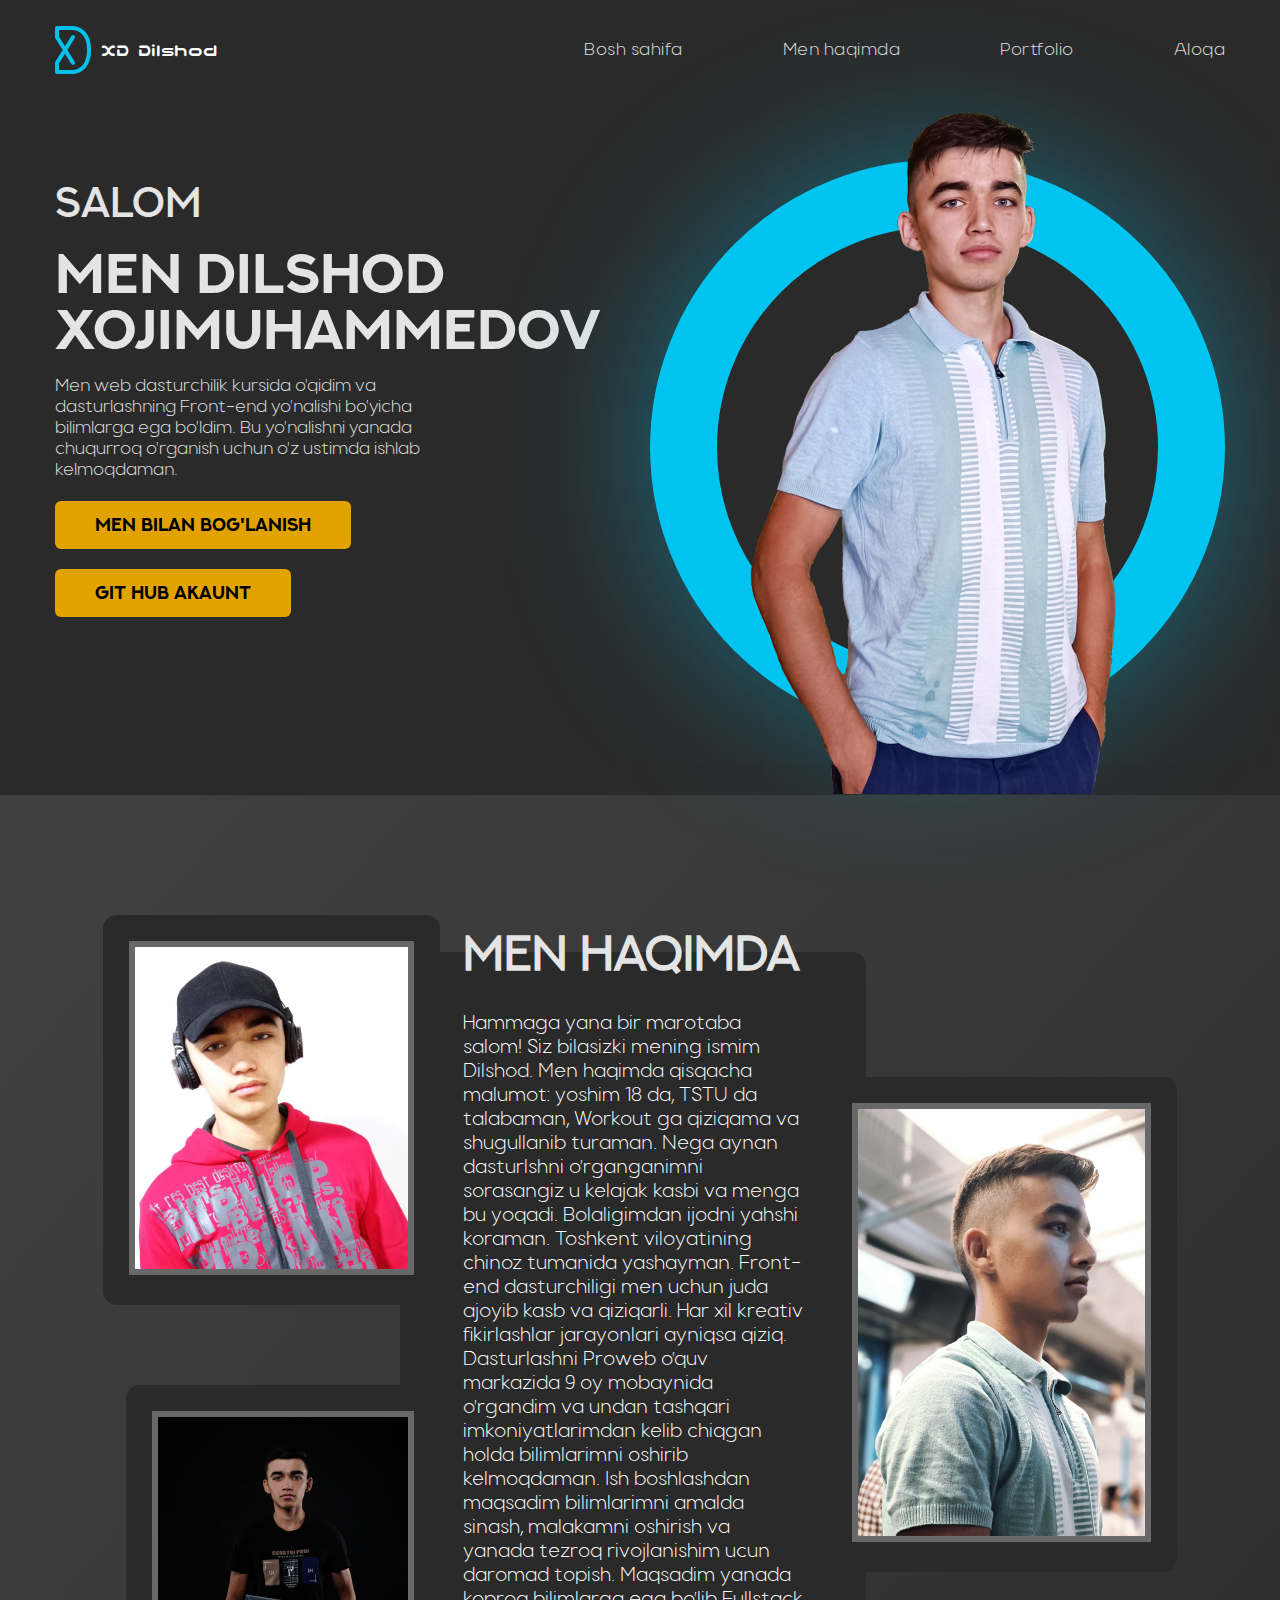
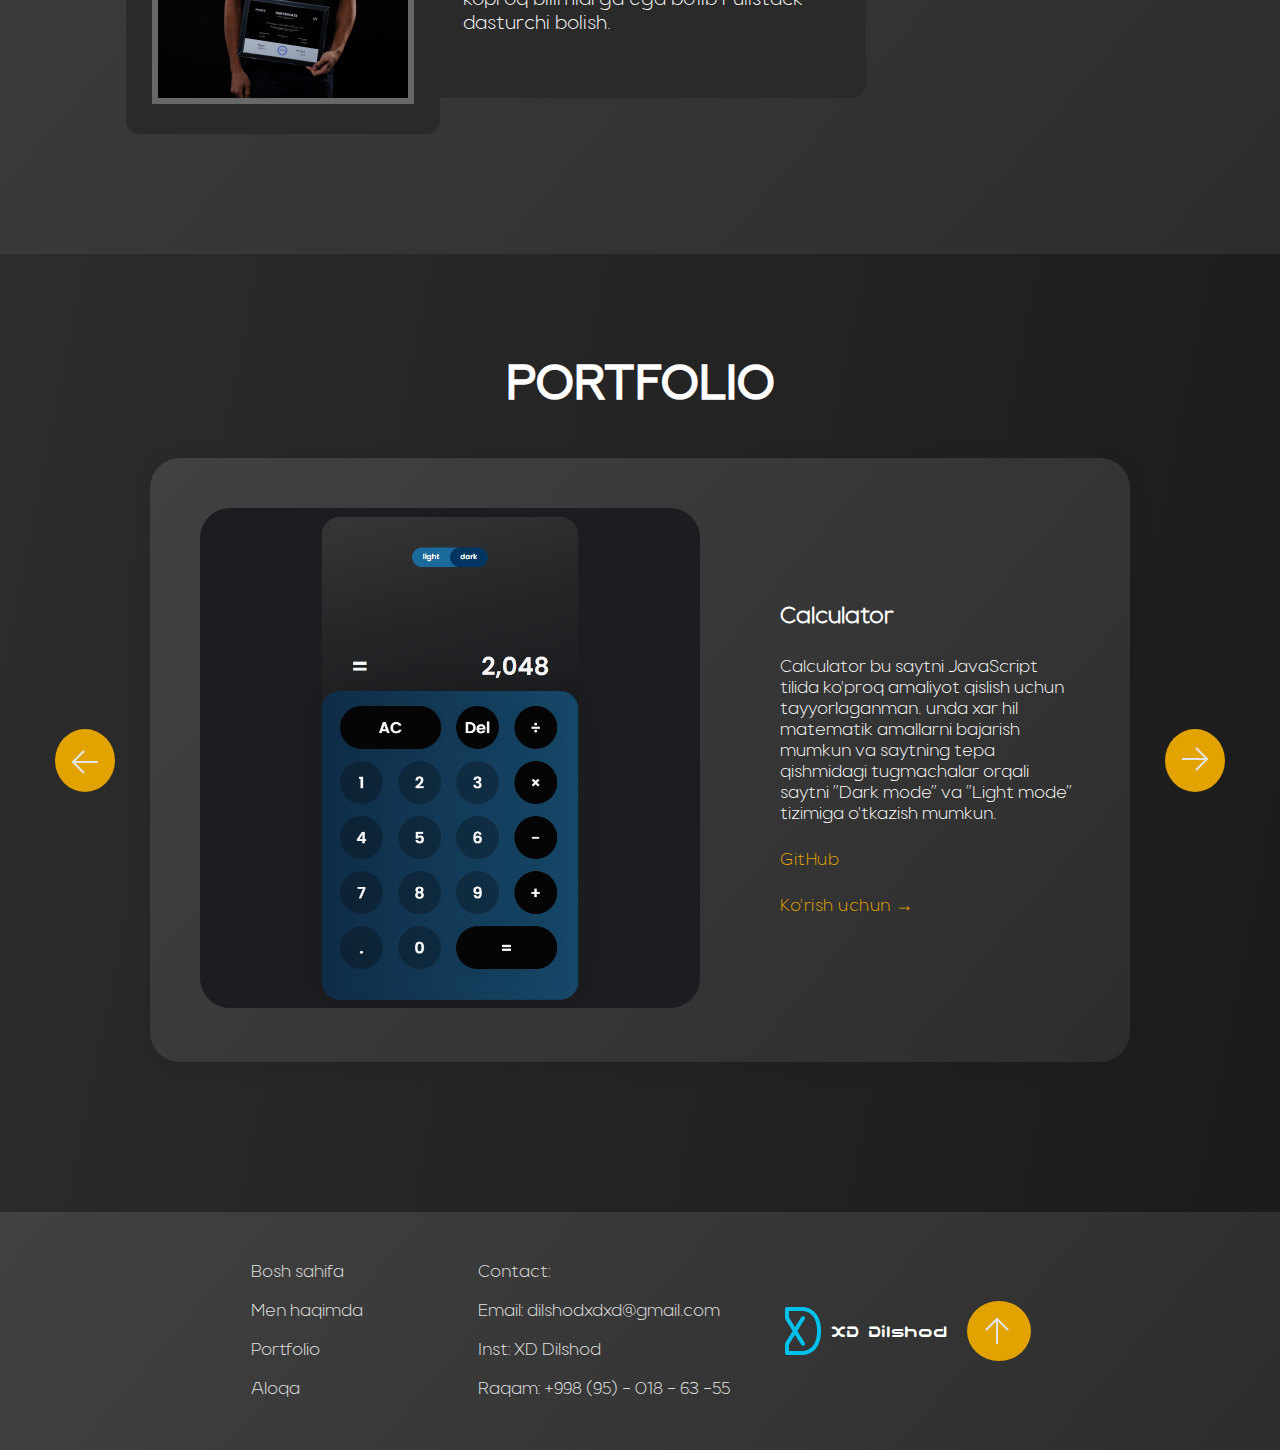
<file: index.html>
<!DOCTYPE html>
<html lang="en">

<head>
    <meta charset="UTF-8">
    <meta http-equiv="X-UA-Compatible" content="IE=edge">
    <meta name="viewport" content="width=device-width, initial-scale=1.0">
    <title>Portfolio</title>
    <link rel="icon" href="./img/XD.png">
    <link rel="stylesheet" href="./style/style.css">
    <link rel="stylesheet" href="./style/media.css">
</head>

<body>
    <header id="header">
        <div class="header__top">
            <div class="container">
                <div class="header__top-inner">
                    <a href="#header" class="logo">
                        <img src="./img/XD.png" alt="">
                        <p>XD Dilshod</p>
                    </a>
                    <nav class="nav">
                        <ul class="nav__list">
                            <li class="nav__item"><a class="nav__link" href="#header">Bosh sahifa</a></li>
                            <li class="nav__item"><a class="nav__link" href="#about">Men haqimda</a></li>
                            <li class="nav__item"><a class="nav__link" href="#portfolio">Portfolio</a></li>
                            <li class="nav__item"><a class="nav__link" href="./contact.html">Aloqa</a></li>
                        </ul>
                    </nav>
                </div>
            </div>
        </div>
        <div class="header__bottom">
            <div class="container">
                <div class="header__bottom-inner">
                    <div class="header__bottom-left">
                        <h1 class="header__bottom-title">Salom</h1>
                        <p class="header__bottom-subtittle">Men Dilshod Xojimuhammedov</p>
                        <p class="header__bottom-text">Men web dasturchilik kursida o'qidim va dasturlashning Front-end
                            yo'nalishi bo'yicha bilimlarga ega bo'ldim. Bu yo'nalishni yanada chuqurroq o'rganish uchun
                            o'z ustimda ishlab kelmoqdaman.</p>
                        <a href="./contact.html" class="header__bottom-contact">Men bilan bog'lanish</a>
                        <a href="https://github.com/DilshodXD" class="header__bottom-contact">Git hub akaunt</a>
                    </div>
                    <div class="header__bottom-right">
                        <div class="header__bottom-round">
                            <div class="round__img">
                                <img class="round__img-top" src="img/gl-top.png" alt="">
                                <img class="round__img-bottom" src="img/gl-bottom.png" alt="">
                            </div>
                            <div class="round round2">css</div>
                            <div class="round round3">js</div>
                            <div class="round round4">html</div>
                            <div class="round round5">vue</div>
                            <div class="round round6">git</div>
                            <div class="round round7">sass</div>
                        </div>
                    </div>
                </div>
            </div>
        </div>
    </header>
    <main>
        <section class="about" id="about">
            <div class="container">
                <div class="about__inner">
                    <div class="about__content">
                        <div class="about__content-left">
                            <div class="about__content-img">
                                <img src="./img/about1.jpg" alt="" class="content__img">
                            </div>
                            <div class="about__content-img">
                                <img src="./img/about2.jpg" alt="" class="content__img">
                            </div>
                        </div>
                        <div class="about__content-middle">
                            <div class="about__content-text">
                                <h2 class="about__content-title">Men haqimda</h2>
                                <p class="about__content-subtitle">Hammaga yana bir marotaba salom! Siz bilasizki mening
                                    ismim Dilshod. Men haqimda qisqacha malumot: yoshim 18 da, TSTU da talabaman,
                                    Workout ga qiziqama va shugullanib turaman. Nega aynan dasturlshni o'rganganimni
                                    sorasangiz u kelajak kasbi va menga bu yoqadi. Bolaligimdan ijodni yahshi koraman.
                                    Toshkent viloyatining chinoz tumanida yashayman. Front-end dasturchiligi men uchun
                                    juda ajoyib kasb va qiziqarli. Har xil kreativ fikirlashlar jarayonlari ayniqsa
                                    qiziq. Dasturlashni Proweb o'quv markazida 9 oy mobaynida o'rgandim va undan
                                    tashqari imkoniyatlarimdan kelib chiqgan holda bilimlarimni oshirib kelmoqdaman. Ish
                                    boshlashdan maqsadim bilimlarimni amalda sinash, malakamni oshirish va yanada tezroq
                                    rivojlanishim ucun daromad topish. Maqsadim yanada koproq bilimlarga ega bo'lib
                                    Fullstack dasturchi bolish.</p>
                            </div>
                        </div>
                        <div class="about__content-right">
                            <div class="about__content-img">
                                <img src="./img/about3.jpg" alt="" class="content__img">
                            </div>
                        </div>
                    </div>
                </div>
            </div>
        </section>
        <section class="portfolio" id="portfolio">
            <div class="container">
                <div class="portfolio__inner">
                    <h2 class="portfolio__title">Portfolio</h2>
                    <div class="portfolio__corausel">
                        <button class="portfolio__corausel-btn" id="prev">
                            <img src="./img/next.png" alt="">
                        </button>
                        <div class="portfolio__corausel-content">
                            <div class="corausel__left">
                                <a id="img-link" href="https://calculator-xd.netlify.app/">
                                    <img id="img" src="./img/kalk.png" alt="" class="corausel__left-img">
                                </a>
                            </div>
                            <div class="corausel__right">
                                <h3 id="title" class="corausel__right-title">Calculator</h3>
                                <p id="text" class="corausel__right-text">Calculator bu saytni JavaScript tilida ko'proq
                                    amaliyot qislish uchun tayyorlaganman. unda xar hil matematik amallarni bajarish
                                    mumkun va saytning tepa qishmidagi tugmachalar orqali saytni "Dark mode" va "Light
                                    mode" tizimiga o'tkazish mumkun.</p>
                                <a id="github" href="https://github.com/DilshodXD/BrightLights"
                                    class="corausel__right-link">GitHub</a>
                                <a id="link" href="https://brightlights-xd.netlify.app/" class="corausel__right-link">Ko'rish
                                    uchun →</a>
                            </div>
                        </div>
                        <button class="portfolio__corausel-btn" id="next">
                            <img src="./img/next.png" alt="">
                        </button>
                    </div>
                </div>
            </div>
        </section>
    </main>
    <footer>
        <div class="footer">
            <div class="container">
                <div class="footer__inner">
                    <div class="footer__links">
                        <a href="#header" class="footer__text">Bosh sahifa</a>
                        <a href="#about" class="footer__text">Men haqimda</a>
                        <a href="#portfolio" class="footer__text">Portfolio</a>
                        <a href="#contact" class="footer__text">Aloqa</a>
                    </div>
                    <div class="footer__contact">
                        <p class="footer__text-immutable">Contact:</p>
                        <p class="footer__text-immutable">Email: <a href="mailto:dilshodxdxd@gmail.com"
                                class="footer__text">dilshodxdxd@gmail.com</a></p>
                        <p class="footer__text-immutable">Inst: <a href="#header" class="footer__text">XD Dilshod</a>
                        </p>
                        <p class="footer__text-immutable">Raqam: <a href="tel:+998950186355" class="footer__text">+998
                                (95) - 018 - 63 -55</a> </p>
                    </div>
                    <div class="footer__contant">
                        <a href="#header" class="logo">
                            <img src="./img/XD.png" alt="">
                            <p>XD Dilshod</p>
                        </a>
                        <a href="#header" class="portfolio__corausel-btn" id="swipe">
                            <img src="./img/next.png" alt="">
                        </a>
                    </div>
                </div>
            </div>
        </div>
    </footer>


    <script src="./js/scriop.js"></script>
    <script src="./js/media.js"></script>
</body>

</html>
</file>
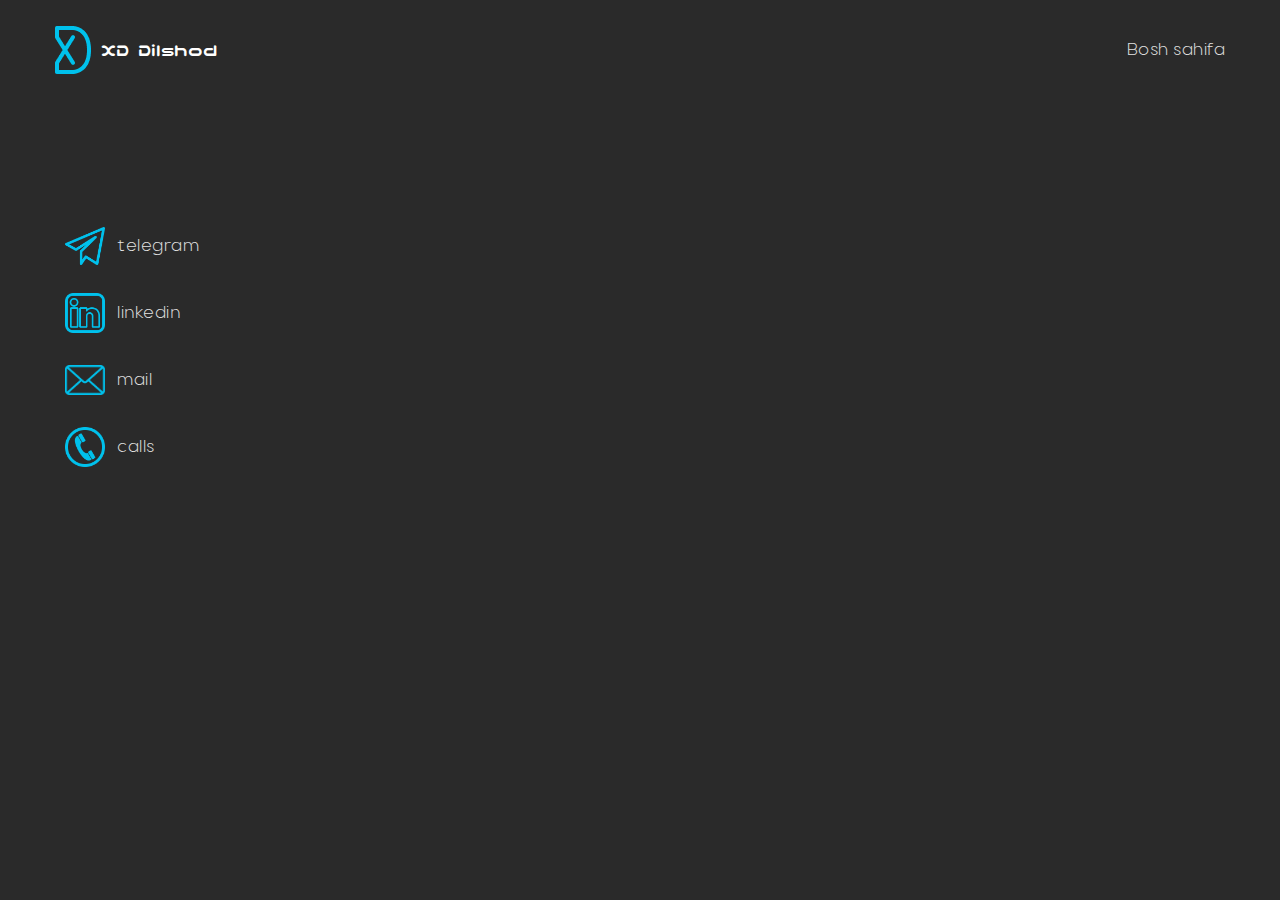
<file: contact.html>
<!DOCTYPE html>
<html lang="en">

<head>
    <meta charset="UTF-8">
    <meta http-equiv="X-UA-Compatible" content="IE=edge">
    <meta name="viewport" content="width=device-width, initial-scale=1.0">
    <title>Contact</title>
    <link rel="stylesheet" href="./style/style.css">
    <link rel="icon" href="./img/XD.png">
</head>

<body class="contact-all">

    <header>
        <div class="header__top">
            <div class="container">
                <div class="header__top-inner">
                    <a href="./index.html" class="logo">
                        <img src="./img/XD.png" alt="">
                        <p>XD Dilshod</p>
                    </a>
                    <nav class="nav">
                        <ul class="nav__list">
                            <li class="nav__item"><a class="nav__link" href="./index.html">Bosh sahifa</a></li>
                        </ul>
                    </nav>
                </div>
            </div>
        </div>
    </header>
    <main>
        <section class="contact">
            <div class="container">
                <div class="contact__inner">
                    <a href="https://t.me/DilshodXD" class="contact-link telegram">
                        <img src="./img/telegram.png" alt="" class="contact-img">
                        <p class="contact-title">telegram</p>
                    </a>
                    <a href="https://www.linkedin.com/in/dilshod-xojimuhammedov-843b00250/" class="contact-link linkedin">
                        <img src="./img/linkedin.png" alt="" class="contact-img">
                        <p class="contact-title">linkedin</p>
                    </a>
                    <a href="mailto:dilshodxdxd@gmail.com" class="contact-link email">
                        <img src="./img/mail.png" alt="" class="contact-img">
                        <p class="contact-title">mail</p>
                    </a>
                    <a href="tel:+998-95-018-63-55" class="contact-link calls">
                        <img src="./img/calls.png" alt="" class="contact-img">
                        <p class="contact-title">calls</p>
                    </a>
                </div>
            </div>
        </section>
    </main>
</body>

</html>
</file>
<file: style/style.css>
@import url(fonts.css);

:root {
    --white: #fff;
    --cream: #E4E4E4;
    --black: #000;
    --dark: #2A2A2A;
    --gray: #2C2C2C;
    --yellow: #E2A300;
    --blue: #00C4F0;

    --pro: "ArodoraPro-Light";
    --nb: "NEXT_ART_Bold";
    --nr: "NEXT_ART_Regular";
    --ns: "NEXT_ART_SemiBold";
    --moji: "NicoMoji-Regular";
}

* {
    padding: 0;
    margin: 0;
    box-sizing: border-box;
}

.container {
    margin: 0 auto;
    padding: 0 15px;
    max-width: 1200px;
    width: 100%;
}

ul {
    list-style: none;
}

a {
    text-decoration: none;
}

/* ================================================================= */

header {
    background-color: var(--dark);
}

.header__top-inner {
    display: flex;
    align-items: center;
    justify-content: space-between;
    padding: 26px 0;
}

.nav__list {
    display: flex;
    align-items: center;
    gap: 100px;
}

.nav__link {
    font-family: var(--pro);
    font-weight: 300;
    font-size: 18px;
    line-height: 21px;
    color: var(--cream);
    letter-spacing: .5px;
    position: relative;
}

.nav__link:after {
    content: '';
    position: absolute;
    left: 0;
    bottom: -4px;
    background-color: #E2A300;
    height: 2px;
    width: 0;
    transition: .5s;
}

.nav__link:hover:after {
    width: 100%;
}


/* ================================================================= */

.header__bottom-inner {
    display: flex;
    align-items: center;
    justify-content: space-between;
}

.header__bottom-left {
    display: flex;
    flex-direction: column;
    gap: 20px;
    padding-bottom: 100px;
}

.header__bottom-title {
    font-family: var(--ns);
    font-size: 42px;
    line-height: 46px;
    color: var(--cream);
}

.header__bottom-subtittle {
    width: min-content;
    font-family: var(--nb);
    font-size: 56px;
    line-height: 56px;
    color: var(--cream);
}

.header__bottom-text {
    width: 430px;
    font-family: var(--pro);
    font-style: normal;
    font-weight: 300;
    font-size: 18px;
    line-height: 21px;
    color: var(--cream);
}

.header__bottom-contact {
    width: max-content;
    padding: 14px 40px;
    font-family: var(--nb);
    font-size: 18px;
    line-height: 20px;
    color: var(--black);

    background: var(--yellow);
    border-radius: 6px;
    transition: .3s;
}

.header__bottom-contact:hover {
    box-shadow: 0px 2px 13px var(--yellow);
}

.header__bottom-right {
    margin: 60px 0;
}

.header__bottom-round {
    width: 575px;
    height: 575px;
    border: 67px solid #00C4F0;
    border-radius: 50%;
    box-shadow: 0px 0px 152px rgba(0, 196, 240, 0.42);
}

.round__img {
    display: flex;
    flex-direction: column;
    align-items: center;
    position: relative;
    bottom: 7px;
}

.round__img>img {
    width: 100%;
}

.round__img-top {
    z-index: 1;
}

.round {
    padding: 25px 20px;
    background-color: var(--dark);
    border-radius: 50%;
    width: 100px;
    height: 100px;

    font-family: var(--nb);
    font-size: 26px;
    line-height: 41px;
    display: flex;
    align-items: center;
    justify-content: center;
    text-transform: uppercase;
    color: var(--blue);
    transition: .5s;
}

.header__bottom-round {
    display: flex;
    align-items: center;
    justify-content: center;
    position: relative;
}

.round {
    position: absolute;
    top: 0;
    left: 0;
    bottom: 0;
    right: 0;
    margin: auto;
    overflow: hidden;
}


/* ============================== */

.round1 {
    animation: round1 45s linear infinite;
}

@keyframes round1 {
    0% {
        transform: rotate(0deg)translateX(-300px) rotate(0deg);
    }

    100% {
        transform: rotate(360deg)translateX(-300px) rotate(-360deg);
    }
}

/* ============================== */
.round2 {
    animation: round2 45s linear infinite;
}

@keyframes round2 {
    0% {
        transform: rotate(0deg)translateX(-260px)translateY(130px) rotate(0deg);
    }

    100% {
        transform: rotate(360deg)translateX(-260px)translateY(130px) rotate(-360deg);
    }
}

/* ============================== */
.round3 {
    animation: round3 45s linear infinite;
}

@keyframes round3 {
    0% {
        transform: rotate(0deg)translateX(-250px)translateY(-150px) rotate(0deg);
    }

    100% {
        transform: rotate(360deg)translateX(-250px)translateY(-150px) rotate(-360deg);
    }
}

/* ============================== */
.round4 {
    animation: round4 45s linear infinite;
}

@keyframes round4 {
    0% {
        transform: rotate(0deg)translateX(-30px)translateY(290px) rotate(0deg);
    }

    100% {
        transform: rotate(360deg)translateX(-30px)translateY(290px) rotate(-360deg);
    }
}

/* ============================== */
.round5 {
    animation: round5 45s linear infinite;
}

@keyframes round5 {
    0% {
        transform: rotate(0deg)translateX(0px)translateY(-290px) rotate(0deg);
    }

    100% {
        transform: rotate(360deg)translateX(0px)translateY(-290px) rotate(-360deg);
    }
}

/* ============================== */
.round6 {
    animation: round6 45s linear infinite;
}

@keyframes round6 {
    0% {
        transform: rotate(0deg)translateX(250px)translateY(-140px) rotate(0deg);
    }

    100% {
        transform: rotate(360deg)translateX(250px)translateY(-140px) rotate(-360deg);
    }
}

/* ============================== */
.round7 {
    animation: round7 45s linear infinite;
}

@keyframes round7 {
    0% {
        transform: rotate(0deg)translateX(260px)translateY(130px) rotate(0deg);
    }

    100% {
        transform: rotate(360deg)translateX(260px)translateY(130px) rotate(-360deg);
    }
}

/* ================================================================= */

.about {
    background: linear-gradient(130.68deg, #414141 0%, #2D2D2D 100.52%);
}

.about__inner {
    padding: 120px 0;
}

.about__content {
    display: flex;
    justify-content: center;
    align-items: center;
}

.about__content-left {
    display: flex;
    flex-direction: column;
    align-items: end;
    justify-content: space-between;
    transform: translateX(40px);
    z-index: 1;
    gap: 80px;
}

.about__content-right {
    display: flex;
    align-items: center;
    transform: translateX(-40px);
    z-index: 1;
}

.about__content-text {
    width: max-content;
    padding: 17px 63px;
    background: var(--dark);
    border-radius: 14px;
}

.about__content-title {
    font-family: var(--nr);
    font-size: 48px;
    line-height: 54px;
    color: var(--cream);
    margin-bottom: 34px;
    transform: translateY(-44px);
}

.about__content-subtitle {
    width: 340px;
    font-family: var(--pro);
    font-size: 20px;
    line-height: 24px;
    color: var(--white);
    transform: translateY(-44px);
}

.about__content-img {
    background: var(--dark);
    border-radius: 14px;
    padding: 26px;
}

.content__img {
    border: 6px solid #686868;
}

/* ================================================================= */

.portfolio {
    background: linear-gradient(101.56deg, #2C2C2C 1.56%, #1C1C1C 95.55%);
}

.portfolio__inner {
    padding: 100px 0 150px;
}

.portfolio__title {
    font-family: var(--nr);
    font-size: 48px;
    line-height: 54px;
    text-align: center;
    color: var(--white);
    margin-bottom: 50px;
}

.portfolio__corausel {
    display: flex;
    align-items: center;
    justify-content: space-between;
}

.portfolio__corausel-btn {
    background-color: var(--yellow);
    padding: 12px;
    border-radius: 50%;
    border: none;
    cursor: pointer;
}

#prev {
    transform: rotateZ(180deg);
}

.portfolio__corausel-btn:hover {
    box-shadow: 0px 2px 13px var(--yellow);
}

.portfolio__corausel-content {
    padding: 50px;
    background: linear-gradient(130.68deg, #414141 0%, #2D2D2D 100.52%);
    box-shadow: 0px 4px 15px rgba(27, 27, 27, 0.28);
    border-radius: 30px;

    display: flex;
    align-items: center;
    justify-content: space-between;
    gap: 80px;
}

.corausel__left-img {
    width: 500px;
    height: 500px;
    border-radius: 30px;
}

.corausel__right {
    display: flex;
    flex-direction: column;
    justify-content: center;
    gap: 25px;
}

.corausel__right-title {
    font-family: var(--pro);
    font-size: 24px;
    line-height: 29px;
    color: var(--white);
}

.corausel__right-text {
    width: 300px;
    font-family: var(--pro);
    font-size: 18px;
    line-height: 21px;
    color: var(--white);
}

.corausel__right-link {
    width: max-content;
    font-family: var(--pro);
    font-size: 18px;
    line-height: 21px;
    color: var(--yellow);
    letter-spacing: .5px;
    position: relative;
}


.corausel__right-link:after {
    content: '';
    position: absolute;
    left: 0;
    bottom: -4px;
    background-color: #E2A300;
    height: 2px;
    width: 0;
    transition: .5s;
}

.corausel__right-link:hover:after {
    width: 100%;
}

/* ================================================================= */

.footer {
    background: linear-gradient(130.68deg, #414141 0%, #2D2D2D 100.52%);
}

.footer__inner {
    padding: 50px 0;
    display: flex;
    justify-content: center;
}

.footer__links {
    display: flex;
    flex-direction: column;
    gap: 18px;
    margin-right: 115px;
}

.footer__contact {
    display: flex;
    flex-direction: column;
    gap: 18px;
    margin-right: 55px;
}

.footer__text {
    font-family: var(--pro);
    font-size: 18px;
    line-height: 21px;
    color: var(--cream);
}

.footer__text-immutable {
    font-family: var(--pro);
    font-size: 18px;
    line-height: 21px;
    color: var(--cream);
}

.footer__text:hover {
    text-decoration: underline;
}

.footer__contant {
    display: flex;
    align-items: center;
    gap: 22px;
}

.logo {
    display: flex;
    align-items: center;
    gap: 10px;
}

.logo>p {
    width: max-content;
    font-family: var(--moji);
    font-size: 18px;
    line-height: 18px;
    color: var(--white);
}

#swipe {
    transform: rotateZ(270deg);
}

::-webkit-scrollbar {
    width: 0;
}

/* contact =========================================================== */

.contact-all{
    background-color: var(--dark);
}

.contact {
    margin-top: 120px;
    display: flex;
    align-items: center;
}

.contact__inner {
    display: flex;
    flex-direction: column;
    justify-content: center;
    gap: 15px;
}

.contact-link{
    width: min-content;
    height: 40px;
    display: flex;
    align-items: center;
    gap: 12px;
    padding: 26px 20px 26px 10px;
    border-radius: 12px;
    letter-spacing: .5px;
    position: relative;
}

.contact-link:after {
    content: '';
    position: absolute;
    left: 0;
    bottom: -4px;
    background-color: #E2A300;
    height: 2px;
    width: 0;
    transition: .5s;
}

.contact-link:hover:after {
    width: 100%;
}



.contact-title{
    font-family: var(--pro);
    font-size: 18px;
    line-height: 21px;
    color: var(--cream);
}

.contact-img {
    width: 40px;
}
</file>
<file: style/media.css>
@media (min-width: 320px) and (max-width: 425px) {

    .container {
        max-width: 375px;
    }

    .header__top-inner {
        justify-content: center;
    }

    .nav__list {
        display: flex;
        flex-wrap: wrap;
        align-items: center;
        transform: translateX(-13px);
        gap: 25px;
    }

    .nav__item {
        width: max-content;
        font-weight: 300;
        font-size: 8px;
        line-height: 12px;
    }

    .header__bottom-left {
        margin-top: 50px;
        align-items: center;
    }

    .header__bottom-title {
        font-size: 22px;
        line-height: 26px;
    }

    .header__bottom-subtittle {
        font-size: 28px;
        line-height: 28px;
        text-align: center;
    }

    .header__bottom-text {
        text-align: center;
        width: 350px;
        font-size: 13px;
        line-height: 15px;
    }

    .header__bottom-contact {
        padding: 8px 24px;
        font-size: 13px;
        line-height: 15px;
        border-radius: 4px;
    }

    .about__content{
        padding-top: 17px;
        background-color: #2a2a2a;
    }

    .about__content-text {
        padding: 0px;
    }

    .about__content-title {
        font-size: 32px;
        line-height: 54px;
        margin-bottom: 24px;
    }

    .about__content-subtitle {
        width: 320px;
        font-size: 16px;
        line-height: 20px;
    }

    .portfolio__inner {
        padding: 50px 0 75px;
    }

    .portfolio__title {
        font-size: 28px;
        line-height: 34px;
        text-align: left;
        margin-bottom: 30px;
    }

    .portfolio__corausel-btn {
        transform: scale(.6);
    }

    #prev {
        transform: scale(.6) rotateZ(180deg);
    }

    .portfolio__corausel-content {
        border-radius: 12px;
        padding: 15px;
        flex-direction: column;
        align-items: center;
        justify-content: space-between;
        gap: 10px;
    }

    .corausel__right {
        gap: 6px;
    }

    .corausel__left-img {
        border-radius: 12px;
        width: 200px;
        height: 200px;
    }

    .corausel__right-title {
        font-size: 14px;
        line-height: 18px;
    }

    .corausel__right-text {
        height: 150px;
        width: 200px;
        font-size: 13px;
        line-height: 15px;
    }

    .corausel__right-link {
        font-size: 13px;
        line-height: 15px;
    }

    .footer__inner {
        padding: 30px 0;
    }

    .footer__links {
        margin-right: 0px;
    }
    .footer__contact {
        gap: 14px;
        margin-right: 0px;
    }
}
</file>
